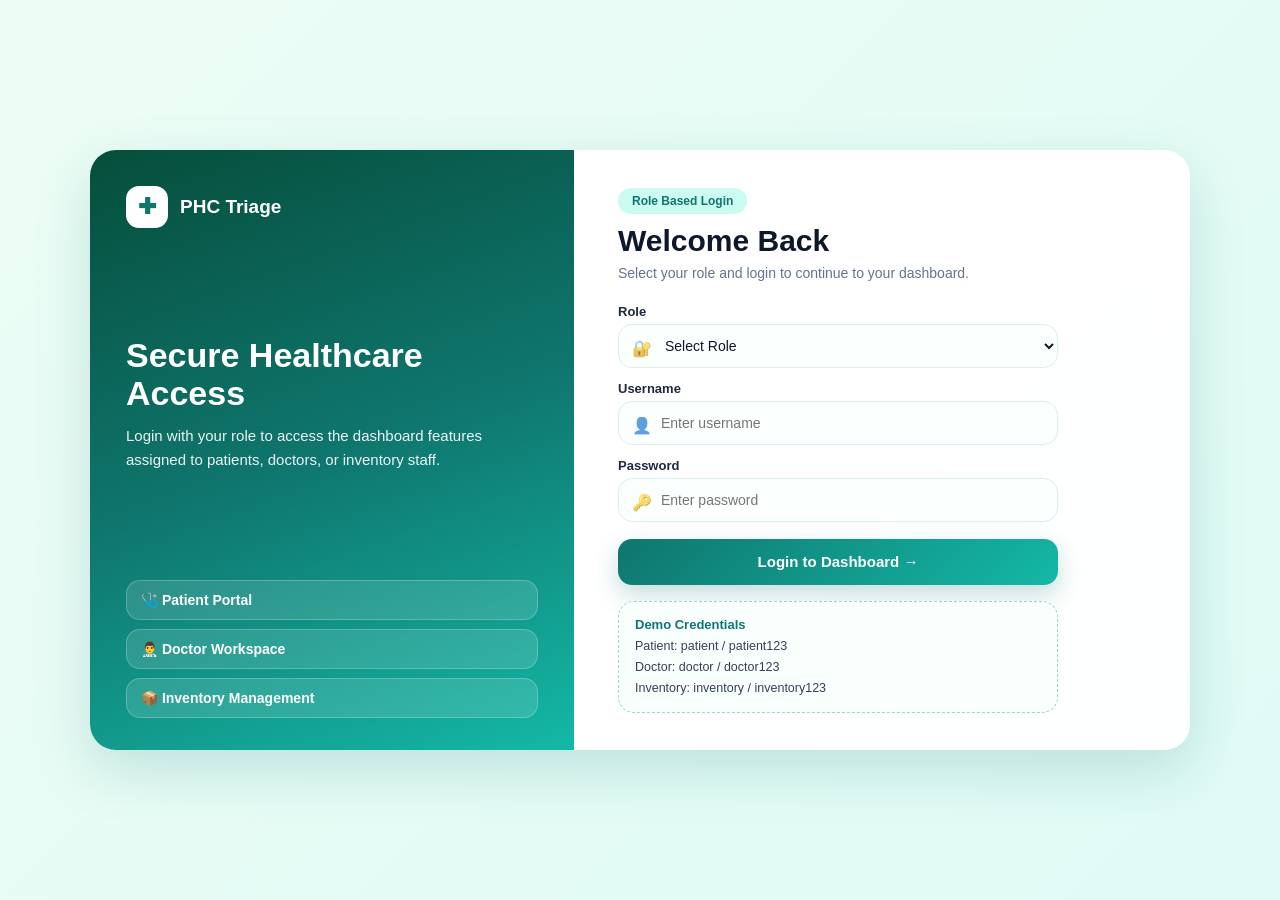
<file: frontend1/login.html>
<!DOCTYPE html>
<html lang="en">
<head>
  <meta charset="UTF-8" />
  <meta name="viewport" content="width=device-width, initial-scale=1.0" />
  <title>Login | PHC Triage Assistant</title>
  <style>
    *, *::before, *::after {
      box-sizing: border-box;
      margin: 0;
      padding: 0;
      font-family: "Segoe UI", Arial, sans-serif;
    }

    html, body {
      width: 100%;
      height: 100%;
      overflow: hidden;
    }

    body {
      background: linear-gradient(135deg, #ecfdf5, #dffaf5);
      display: flex;
      align-items: center;
      justify-content: center;
      padding: 16px;
    }

    .login-card {
      width: min(1100px, 96vw);
      height: min(600px, 90vh);
      background: rgba(255, 255, 255, 0.97);
      backdrop-filter: blur(18px);
      border-radius: 26px;
      box-shadow: 0 20px 55px rgba(15, 118, 110, 0.18);
      display: grid;
      grid-template-columns: 44% 56%;
      overflow: hidden;
      animation: cardIn 0.55s ease;
    }

    @keyframes cardIn {
      from { opacity: 0; transform: scale(0.97) translateY(14px); }
      to   { opacity: 1; transform: scale(1) translateY(0); }
    }

    /* === BRAND PANEL === */
    .brand-panel {
      background: linear-gradient(160deg, #064e3b, #0f766e, #14b8a6);
      color: white;
      padding: 36px 36px 32px;
      display: flex;
      flex-direction: column;
      justify-content: space-between;
      overflow: hidden;
      position: relative;
    }

    .brand-logo {
      display: flex;
      align-items: center;
      gap: 12px;
      font-size: 19px;
      font-weight: 900;
    }

    .brand-logo .logo-icon {
      width: 42px;
      height: 42px;
      border-radius: 13px;
      background: white;
      color: #0f766e;
      display: grid;
      place-items: center;
      font-size: 22px;
      flex-shrink: 0;
    }

    .brand-content h1 {
      font-size: 34px;
      line-height: 1.12;
      margin-bottom: 12px;
    }

    .brand-content p {
      font-size: 15px;
      line-height: 1.6;
      opacity: 0.92;
    }

    .role-preview {
      display: flex;
      flex-direction: column;
      gap: 9px;
    }

    .role-chip {
      background: rgba(255,255,255,0.13);
      border: 1px solid rgba(255,255,255,0.22);
      padding: 11px 14px;
      border-radius: 14px;
      font-weight: 700;
      font-size: 14px;
      animation: chipSlide 3s ease-in-out infinite;
    }
    .role-chip:nth-child(2) { animation-delay: 0.35s; }
    .role-chip:nth-child(3) { animation-delay: 0.7s; }

    @keyframes chipSlide {
      0%, 100% { transform: translateX(0); }
      50%       { transform: translateX(7px); }
    }

    /* === FORM PANEL === */
    .form-panel {
      padding: 32px 44px;
      display: flex;
      flex-direction: column;
      justify-content: center;
      overflow-y: auto;
    }

    .form-header { margin-bottom: 20px; }

    .form-tag {
      display: inline-block;
      background: #ccfbf1;
      color: #0f766e;
      padding: 6px 14px;
      border-radius: 999px;
      font-size: 12px;
      font-weight: 900;
      margin-bottom: 10px;
    }

    .form-header h2 {
      font-size: 30px;
      color: #0f172a;
      margin-bottom: 5px;
    }

    .form-header p {
      color: #64748b;
      font-size: 14px;
      line-height: 1.5;
    }

    .login-form {
      display: flex;
      flex-direction: column;
      gap: 13px;
      width: 100%;
      max-width: 440px;
    }

    .field { position: relative; }

    .field label {
      display: block;
      font-weight: 800;
      color: #1e293b;
      margin-bottom: 5px;
      font-size: 13px;
    }

    .field input,
    .field select {
      width: 100%;
      height: 44px;
      border: 1.5px solid #dbeeea;
      border-radius: 14px;
      padding: 0 14px 0 42px;
      background: #fbfffe;
      color: #0f172a;
      font-size: 14px;
      transition: border-color 0.2s, box-shadow 0.2s;
      outline: none;
    }

    .field input:focus,
    .field select:focus {
      border-color: #0f766e;
      box-shadow: 0 0 0 3px rgba(15,118,110,0.13);
    }

    .field .icon {
      position: absolute;
      left: 14px;
      top: 35px;
      font-size: 16px;
      pointer-events: none;
      opacity: 0.7;
    }

    .login-btn {
      border: none;
      margin-top: 4px;
      height: 46px;
      border-radius: 14px;
      background: linear-gradient(135deg, #0f766e, #14b8a6);
      color: white;
      font-size: 15px;
      font-weight: 900;
      cursor: pointer;
      box-shadow: 0 10px 24px rgba(15,118,110,0.24);
      transition: transform 0.2s, box-shadow 0.2s;
    }

    .login-btn:hover {
      transform: translateY(-2px);
      box-shadow: 0 16px 34px rgba(15,118,110,0.32);
    }

    .login-error {
      display: none;
      background: #fee2e2;
      color: #991b1b;
      border: 1px solid #fecaca;
      border-radius: 12px;
      padding: 10px 14px;
      font-size: 13px;
      font-weight: 700;
      margin-top: 4px;
    }

    .demo-box {
      margin-top: 16px;
      background: #f8fffd;
      border: 1px dashed #99d8ce;
      border-radius: 16px;
      padding: 12px 16px;
      color: #334155;
      font-size: 12.5px;
      line-height: 1.7;
      max-width: 440px;
    }

    .demo-box strong {
      color: #0f766e;
      font-size: 13px;
    }

    /* === RESPONSIVE === */
    @media (max-width: 820px) {
      html, body { overflow: auto; }
      .login-card {
        height: auto;
        grid-template-columns: 1fr;
      }
      .brand-panel {
        padding: 28px;
        gap: 22px;
      }
      .form-panel {
        padding: 28px;
      }
    }

    @media (max-width: 480px) {
      .brand-panel, .form-panel { padding: 20px; }
      .brand-content h1 { font-size: 26px; }
      .form-header h2 { font-size: 24px; }
    }
  </style>
</head>
<body>
  <div class="login-card">

    <!-- Brand Panel -->
    <section class="brand-panel">
      <div class="brand-logo">
        <span class="logo-icon">✚</span>
        PHC Triage
      </div>

      <div class="brand-content">
        <h1>Secure Healthcare Access</h1>
        <p>Login with your role to access the dashboard features assigned to patients, doctors, or inventory staff.</p>
      </div>

      <div class="role-preview">
        <div class="role-chip">🩺 Patient Portal</div>
        <div class="role-chip">👨‍⚕️ Doctor Workspace</div>
        <div class="role-chip">📦 Inventory Management</div>
      </div>
    </section>

    <!-- Form Panel -->
    <section class="form-panel">
      <div class="form-header">
        <span class="form-tag">Role Based Login</span>
        <h2>Welcome Back</h2>
        <p>Select your role and login to continue to your dashboard.</p>
      </div>

      <form id="loginForm" class="login-form" novalidate>
        <div class="field">
          <label for="role">Role</label>
          <span class="icon">🔐</span>
          <select id="role" required>
            <option value="">Select Role</option>
            <option value="patient">Patient</option>
            <option value="doctor">Doctor</option>
            <option value="inventory">Inventory Staff</option>
          </select>
        </div>

        <div class="field">
          <label for="username">Username</label>
          <span class="icon">👤</span>
          <input id="username" type="text" placeholder="Enter username" required autocomplete="username" />
        </div>

        <div class="field">
          <label for="password">Password</label>
          <span class="icon">🔑</span>
          <input id="password" type="password" placeholder="Enter password" required autocomplete="current-password" />
        </div>

        <div class="login-error" id="loginError"></div>

        <button type="submit" class="login-btn">Login to Dashboard →</button>
      </form>

      <div class="demo-box">
        <strong>Demo Credentials</strong><br />
        Patient: patient / patient123<br />
        Doctor: doctor / doctor123<br />
        Inventory: inventory / inventory123
      </div>
    </section>

  </div>

  <script src="login.js"></script>
</body>
</html>
</file>
